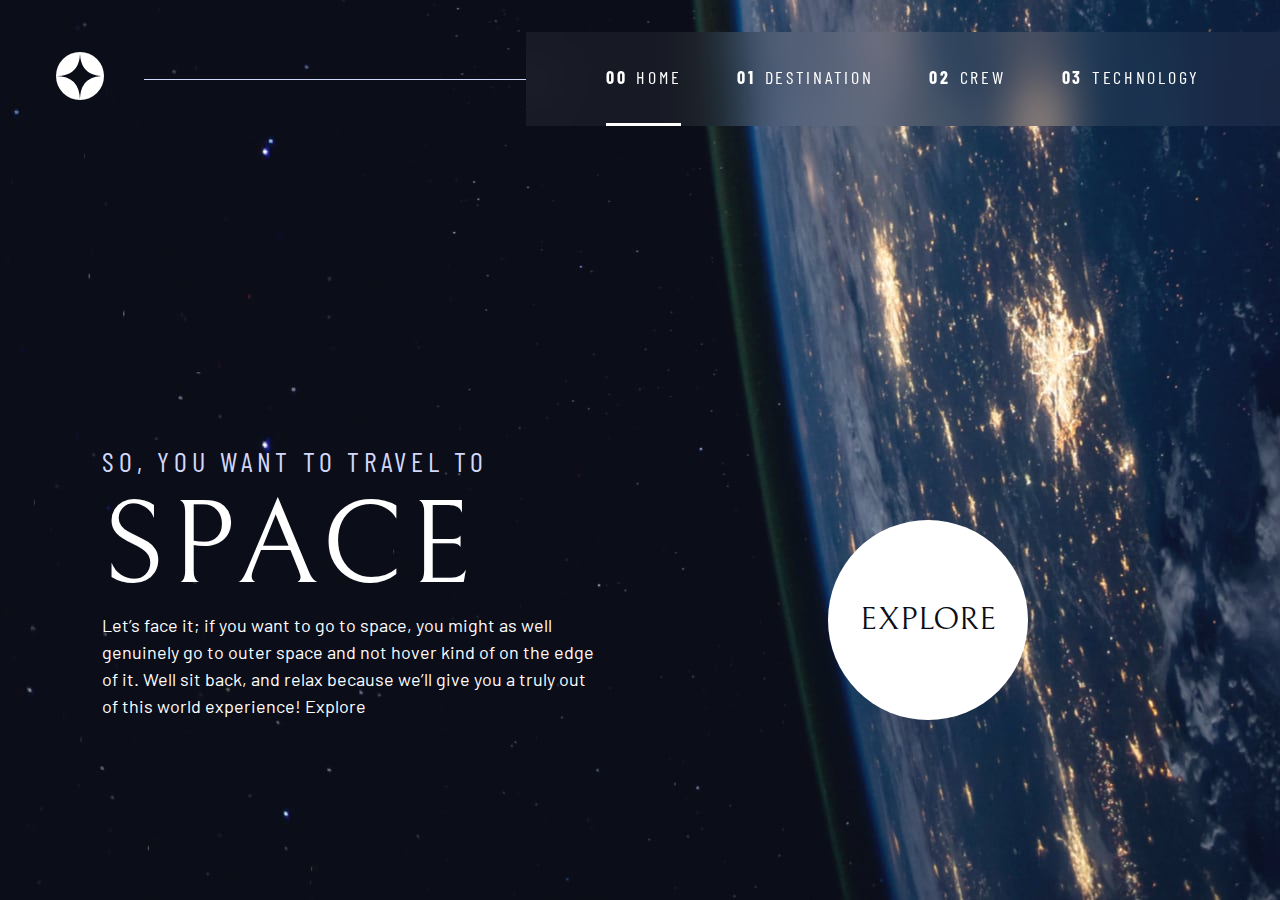
<file: index.html>
<!DOCTYPE html>
<html lang="en">
  <head>
    <meta charset="UTF-8" />
    <meta name="viewport" content="width=device-width, initial-scale=1.0" />

    <link
      rel="icon"
      type="image/png"
      sizes="32x32"
      href="./assets/favicon-32x32.png"
    />
    <!-- Google fonts -->
    <link rel="preconnect" href="https://fonts.googleapis.com" />
    <link rel="preconnect" href="https://fonts.gstatic.com" crossorigin />
    <link
      href="https://fonts.googleapis.com/css2?family=Barlow+Condensed:wght@400;700&family=Bellefair&family=Barlow:wght@400;700&display=swap"
      rel="stylesheet"
    />

    <!-- Custom Css -->
    <link rel="stylesheet" href="index.css" />
    <title>Frontend Mentor | Space tourism website</title>
    <script src="navigation.js" defer></script>
  </head>
  <body class="home">
    <a class="skip-to-content" href="#main">Skip to content</a>
    <header class="primary-header flex">
      <div>
        <img
          src="./assets/shared/logo.svg"
          alt="space tourism logo"
          class="logo"
        />
      </div>
      <button class="mobile-nav-toggle" aria-controls="primary-navigation">
        <span class="sr-only" aria-expanded="false">Menu</span>
      </button>
      <nav>
        <ul
          id="primary-navigation"
          data-visible="false"
          class="primary-navigation underline-indicators flex"
        >
          <li class="active">
            <a
              class="ff-sans-cond uppercase text-white letter-spacing-2"
              href="index.html"
              ><span aria-hidden="true">00</span>Home</a
            >
          </li>
          <li>
            <a
              class="ff-sans-cond uppercase text-white letter-spacing-2"
              href="destination.html"
              ><span aria-hidden="true">01</span>Destination</a
            >
          </li>
          <li>
            <a
              class="ff-sans-cond uppercase text-white letter-spacing-2"
              href="crew.html"
              ><span aria-hidden="true">02</span>Crew</a
            >
          </li>
          <li>
            <a
              class="ff-sans-cond uppercase text-white letter-spacing-2"
              href="technology.html"
              ><span aria-hidden="true">03</span>Technology</a
            >
          </li>
        </ul>
      </nav>
      <!-- my ::after is here -->
    </header>
    <main id="main" class="grid-container grid-container--home">
      <div>
        <h1 class="text-accent uppercase fs-500 ff-sans-cond letter-spacing-1">
          So, you want to travel to
          <span class="d-block fs-900 ff-serif text-white">Space</span>
        </h1>
        <p>
          Let’s face it; if you want to go to space, you might as well genuinely
          go to outer space and not hover kind of on the edge of it. Well sit
          back, and relax because we’ll give you a truly out of this world
          experience! Explore
        </p>
      </div>
      <div>
        <a href="destination.html" class="large-button text-dark uppercase ff-serif bg-white"
          >Explore</a
        >
      </div>
    </main>
  </body>
</html>
</file>
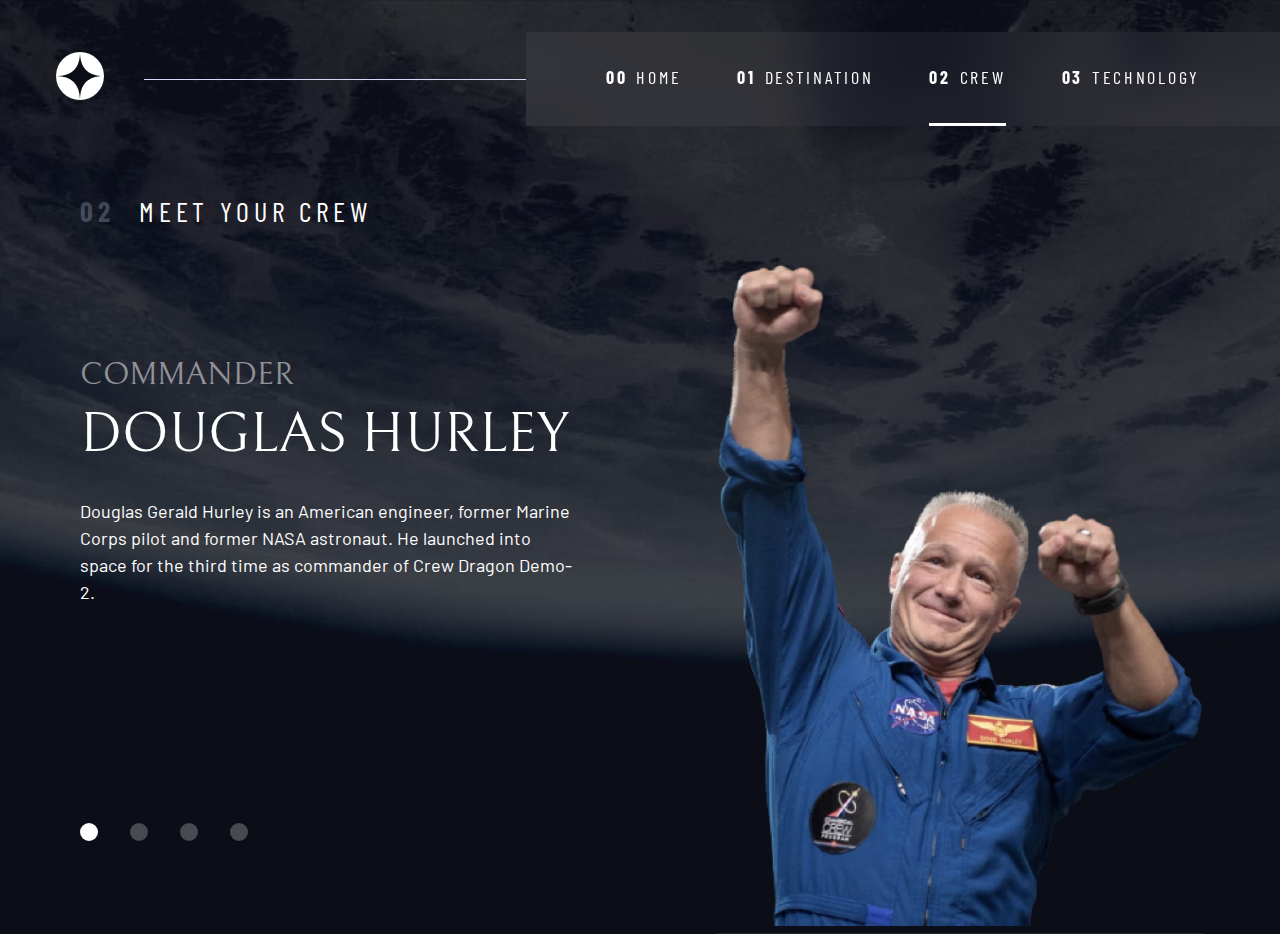
<file: crew.html>
<!DOCTYPE html>
<html lang="en">
  <head>
    <meta charset="UTF-8" />
    <meta name="viewport" content="width=device-width, initial-scale=1.0" />

    <link
      rel="icon"
      type="image/png"
      sizes="32x32"
      href="./assets/favicon-32x32.png"
    />
    <!-- Google fonts -->
    <link rel="preconnect" href="https://fonts.googleapis.com" />
    <link rel="preconnect" href="https://fonts.gstatic.com" crossorigin />
    <link
      href="https://fonts.googleapis.com/css2?family=Barlow+Condensed:wght@400;700&family=Bellefair&family=Barlow:wght@400;700&display=swap"
      rel="stylesheet"
    />

    <!-- Custom Css -->
    <link rel="stylesheet" href="index.css" />
    <title>Frontend Mentor | Space tourism website</title>
    <script src="navigation.js" defer></script>
    <script src="tabs.js" defer></script>
  </head>
  <body class="crew">
    <a class="skip-to-content" href="#main">Skip to content</a>
    <header class="primary-header flex">
      <div>
        <img
          src="./assets/shared/logo.svg"
          alt="space tourism logo"
          class="logo"
        />
      </div>
      <button class="mobile-nav-toggle" aria-controls="primary-navigation">
        <span class="sr-only" aria-expanded="false">Menu</span>
      </button>
      <nav>
        <ul
          id="primary-navigation"
          data-visible="false"
          class="primary-navigation underline-indicators flex"
        >
          <li>
            <a
              class="ff-sans-cond uppercase text-white letter-spacing-2"
              href="index.html"
              ><span aria-hidden="true">00</span>Home</a
            >
          </li>
          <li>
            <a
              class="ff-sans-cond uppercase text-white letter-spacing-2"
              href="destination.html"
              ><span aria-hidden="true">01</span>Destination</a
            >
          </li>
          <li class="active">
            <a
              class="ff-sans-cond uppercase text-white letter-spacing-2"
              href="crew.html"
              ><span aria-hidden="true">02</span>Crew</a
            >
          </li>
          <li>
            <a
              class="ff-sans-cond uppercase text-white letter-spacing-2"
              href="technology.html"
              ><span aria-hidden="true">03</span>Technology</a
            >
          </li>
        </ul>
      </nav>
      <!-- my ::after is here -->
    </header>

    <main id="main" class="grid-container grid-container--crew flow">
      <h1 class="numbered-title">
        <span aria-hidden="true">02</span> Meet your crew
      </h1>

      <div
        class="dot-indicators flex"
        role="tablist"
        aria-label="crew member list"
      >
        <button
          aria-selected="true"
          aria-controls="commander-tab"
          data-image="commander-image"
          role="tab"
          tabindex="0"
        >
          <span class="sr-only">The commander</span>
        </button>
        <button
          aria-selected="false"
          aria-controls="mission-tab"
          data-image="mission-image"
          role="tab"
          tabindex="-1"
        >
          <span class="sr-only">The mission specialist</span>
        </button>
        <button
          aria-selected="false"
          aria-controls="pilot-tab"
          data-image="pilot-image"
          role="tab"
          tabindex="-1"
        >
          <span class="sr-only">The pilot</span>
        </button>
        <button
          aria-selected="false"
          aria-controls="crew-tab"
          data-image="crew-image"
          role="tab"
          tabindex="-1"
        >
          <span class="sr-only">The crew engineer</span>
        </button>
      </div>

      <!-- commander -->
      <article
        class="crew-details flow"
        id="commander-tab"
        role="tabpanel"
        tabindex="0"
      >
        <header class="flow flow--space-small">
          <h2 class="fs-600 ff-serif uppercase">Commander</h2>
          <p class="fs-700 uppercase ff-serif">Douglas Hurley</p>
        </header>
        <p>
          Douglas Gerald Hurley is an American engineer, former Marine Corps
          pilot and former NASA astronaut. He launched into space for the third
          time as commander of Crew Dragon Demo-2.
        </p>
      </article>

      <!-- mission specialist -->
      <article
        hidden
        class="crew-details flow"
        id="mission-tab"
        role="tabpanel"
        tabindex="0"
      >
        <header class="flow flow--space-small">
          <h2 class="fs-600 ff-serif uppercase">Mission Specialist</h2>
          <p class="fs-700 uppercase ff-serif">Mark SHuttleworth</p>
        </header>
        <p>
          Mark Richard Shuttleworth is the founder and CEO of Canonical, the
          company behind the Linux-based Ubuntu operating system. Shuttleworth
          became the first South African to travel to space as a space tourist.
        </p>
      </article>

      <!-- pilot -->
      <article
        hidden
        class="crew-details flow"
        id="pilot-tab"
        role="tabpanel"
        tabindex="0"
      >
        <header class="flow flow--space-small">
          <h2 class="fs-600 ff-serif uppercase">Pilot</h2>
          <p class="fs-700 uppercase ff-serif">Victor Glover</p>
        </header>
        <p>
          Pilot on the first operational flight of the SpaceX Crew Dragon to the
          International Space Station. Glover is a commander in the U.S. Navy
          where he pilots an F/A-18.He was a crew member of Expedition 64, and
          served as a station systems flight engineer.
        </p>
      </article>

      <!-- engineer -->
      <article
        hidden
        class="crew-details flow"
        id="crew-tab"
        role="tabpanel"
        tabindex="0"
      >
        <header class="flow flow--space-small">
          <h2 class="fs-600 ff-serif uppercase">Flight Engineer</h2>
          <p class="fs-700 uppercase ff-serif">Anousheh Ansari</p>
        </header>
        <p>
          Anousheh Ansari is an Iranian American engineer and co-founder of
          Prodea Systems. Ansari was the fourth self-funded space tourist, the
          first self-funded woman to fly to the ISS, and the first Iranian in
          space.
        </p>
      </article>

      <picture id="commander-image">
        <source
          srcset="assets/crew/image-douglas-hurley.webp"
          type="image/webp"
        />
        <img src="assets/crew/image-douglas-hurley.png" alt="Douglas Hurley" />
      </picture>

      <picture hidden id="mission-image">
        <source
          srcset="assets/crew/image-mark-shuttleworth.webp"
          type="image/webp"
        />
        <img
          src="assets/crew/image-mark-shuttleworth.png"
          alt="Mark Shuttleworth"
        />
      </picture>

      <picture hidden id="pilot-image">
        <source
          srcset="assets/crew/image-victor-glover.webp"
          type="image/webp"
        />
        <img src="assets/crew/image-victor-glover.png" alt="Victor Glover" />
      </picture>

      <picture hidden id="crew-image">
        <source
          srcset="assets/crew/image-anousheh-ansari.webp"
          type="image/webp"
        />
        <img
          src="assets/crew/image-anousheh-ansari.png"
          alt="Anousheh Ansari"
        />
      </picture>
    </main>
  </body>
</html>
</file>
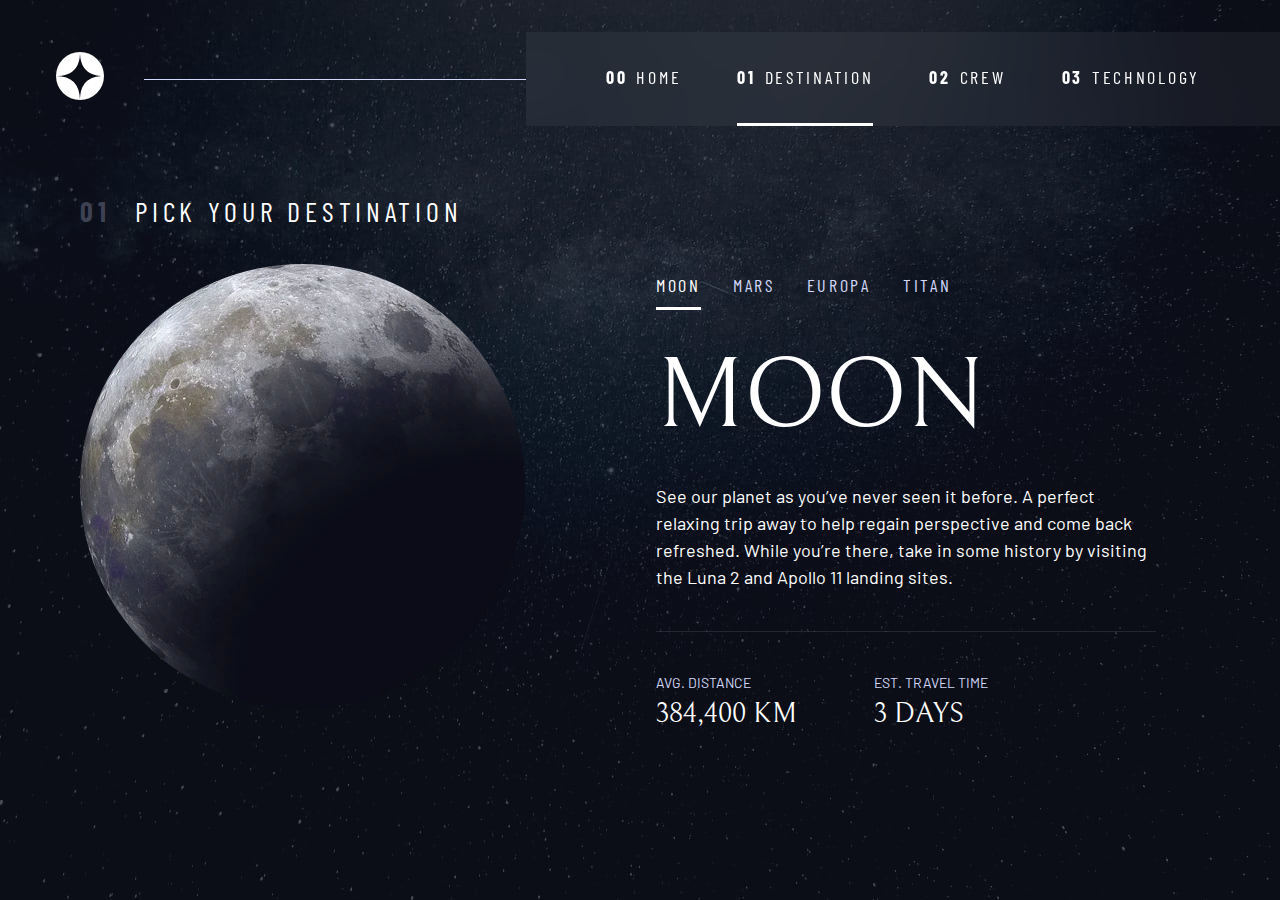
<file: destination.html>
<!DOCTYPE html>
<html lang="en">
  <head>
    <meta charset="UTF-8" />
    <meta name="viewport" content="width=device-width, initial-scale=1.0" />

    <link
      rel="icon"
      type="image/png"
      sizes="32x32"
      href="./assets/favicon-32x32.png"
    />
    <!-- Google fonts -->
    <link rel="preconnect" href="https://fonts.googleapis.com" />
    <link rel="preconnect" href="https://fonts.gstatic.com" crossorigin />
    <link
      href="https://fonts.googleapis.com/css2?family=Barlow+Condensed:wght@400;700&family=Bellefair&family=Barlow:wght@400;700&display=swap"
      rel="stylesheet"
    />

    <!-- Custom Css -->
    <link rel="stylesheet" href="index.css" />
    <title>Frontend Mentor | Space tourism website</title>
    <script src="navigation.js" defer></script>
    <script src="tabs.js" defer></script>
  </head>
  <body class="destination">
    <a class="skip-to-content" href="#main">Skip to content</a>
    <header class="primary-header flex">
      <div>
        <img
          src="./assets/shared/logo.svg"
          alt="space tourism logo"
          class="logo"
        />
      </div>
      <button class="mobile-nav-toggle" aria-controls="primary-navigation">
        <span class="sr-only" aria-expanded="false">Menu</span>
      </button>
      <nav>
        <ul
          id="primary-navigation"
          data-visible="false"
          class="primary-navigation underline-indicators flex"
        >
          <li>
            <a
              class="ff-sans-cond uppercase text-white letter-spacing-2"
              href="index.html"
              ><span aria-hidden="true">00</span>Home</a
            >
          </li>
          <li class="active">
            <a
              class="ff-sans-cond uppercase text-white letter-spacing-2"
              href="destination.html"
              ><span aria-hidden="true">01</span>Destination</a
            >
          </li>
          <li>
            <a
              class="ff-sans-cond uppercase text-white letter-spacing-2"
              href="crew.html"
              ><span aria-hidden="true">02</span>Crew</a
            >
          </li>
          <li>
            <a
              class="ff-sans-cond uppercase text-white letter-spacing-2"
              href="technology.html"
              ><span aria-hidden="true">03</span>Technology</a
            >
          </li>
        </ul>
      </nav>
      <!-- my ::after is here -->
    </header>

    <main id="main" class="grid-container grid-container--destination flow">
      <h1 class="numbered-title">
        <span aria-hidden="true">01</span> Pick your destination
      </h1>

      <picture role="img" id="moon-image">
        <source
          srcset="./assets/destination/image-moon.webp"
          type="image/webp"
        />
        <img src="./assets/destination/image-moon.png" alt="the Moon" />
      </picture>

      <picture hidden role="img" id="mars-image">
        <source
          srcset="./assets/destination/image-mars.webp"
          type="image/webp"
        />
        <img src="./assets/destination/image-mars.png" alt="the planet Mars" />
      </picture>

      <picture hidden role="img" id="europa-image">
        <source
          srcset="./assets/destination/image-europa.webp"
          type="image/webp"
        />
        <img
          src="./assets/destination/image-europa.png"
          alt="the moon Europa"
        />
      </picture>

      <picture hidden role="img" id="titan-image">
        <source
          srcset="./assets/destination/image-titan.webp"
          type="image/webp"
        />
        <img src="./assets/destination/image-titan.png" alt="the moon Titan" />
      </picture>

      <div class="tab-list underline-indicators flex" role="tablist">
        <button
          aria-selected="true"
          role="tab"
          aria-controls="moon-tab"
          class="uppercase ff-sans-cond text-accent bg-dark letter-spacing-2"
          tabindex="0"
          data-image="moon-image"
        >
          Moon
        </button>
        <button
          aria-selected="false"
          role="tab"
          aria-controls="mars-tab"
          class="uppercase ff-sans-cond text-accent letter-spacing-2"
          tabindex="-1"
          data-image="mars-image"
        >
          Mars
        </button>
        <button
          aria-selected="false"
          role="tab"
          aria-controls="europa-tab"
          class="uppercase ff-sans-cond text-accent letter-spacing-2"
          tabindex="-1"
          data-image="europa-image"
        >
          Europa
        </button>
        <button
          aria-selected="false"
          role="tab"
          aria-controls="titan-tab"
          class="uppercase ff-sans-cond text-accent letter-spacing-2"
          tabindex="-1"
          data-image="titan-image"
        >
          Titan
        </button>
      </div>

      <!-- Moon -->
      <article
        class="destination-info flow"
        id="moon-tab"
        tabindex="0"
        role="tabpanel"
      >
        <h2 class="fs-800 ff-serif uppercase">Moon</h2>

        <p>
          See our planet as you’ve never seen it before. A perfect relaxing trip
          away to help regain perspective and come back refreshed. While you’re
          there, take in some history by visiting the Luna 2 and Apollo 11
          landing sites.
        </p>

        <div class="destination-meta flex">
          <div>
            <h3 class="text-accent fs-200 uppercase">Avg. distance</h3>
            <p class="uppercase ff-serif">384,400 km</p>
          </div>

          <div>
            <h3 class="text-accent fs-200 uppercase">Est. travel time</h3>
            <p class="uppercase ff-serif">3 days</p>
          </div>
        </div>
      </article>

      <!-- Mars -->
      <article
        hidden
        class="destination-info flow"
        id="mars-tab"
        tabindex="0"
        role="tabpanel"
      >
        <h2 class="fs-800 ff-serif uppercase">Mars</h2>

        <p>
          Don’t forget to pack your hiking boots. You’ll need them to tackle
          Olympus Mons, the tallest planetary mountain in our solar system. It’s
          two and a half times the size of Everest!
        </p>

        <div class="destination-meta flex">
          <div>
            <h3 class="text-accent fs-200 uppercase">Avg. distance</h3>
            <p class="uppercase ff-serif">225 mil. km</p>
          </div>

          <div>
            <h3 class="text-accent fs-200 uppercase">Est. travel time</h3>
            <p class="uppercase ff-serif">9 months</p>
          </div>
        </div>
      </article>

      <!-- Europa -->
      <article
        hidden
        class="destination-info flow"
        id="europa-tab"
        tabindex="0"
        role="tabpanel"
      >
        <h2 class="fs-800 ff-serif uppercase">Europa</h2>

        <p>
          The smallest of the four Galilean moons orbiting Jupiter, Europa is a
          winter lover’s dream. With an icy surface, it’s perfect for a bit of
          ice skating, curling, hockey, or simple relaxation in your snug
          wintery cabin.
        </p>

        <div class="destination-meta flex">
          <div>
            <h3 class="text-accent fs-200 uppercase">Avg. distance</h3>
            <p class="uppercase ff-serif">628 mil. km</p>
          </div>

          <div>
            <h3 class="text-accent fs-200 uppercase">Est. travel time</h3>
            <p class="uppercase ff-serif">3 years</p>
          </div>
        </div>
      </article>

      <!-- Titan -->
      <article
        hidden
        class="destination-info flow"
        id="titan-tab"
        tabindex="0"
        role="tabpanel"
      >
        <h2 class="fs-800 ff-serif uppercase">Titan</h2>

        <p>
          The only moon known to have a dense atmosphere other than Earth, Titan
          is a home away from home (just a few hundred degrees colder!). As a
          bonus, you get striking views of the Rings of Saturn.
        </p>

        <div class="destination-meta flex">
          <div>
            <h3 class="text-accent fs-200 uppercase">Avg. distance</h3>
            <p class="uppercase ff-serif">1.6 bil. km</p>
          </div>

          <div>
            <h3 class="text-accent fs-200 uppercase">Est. travel time</h3>
            <p class="uppercase ff-serif">1.6 bil. km</p>
          </div>
        </div>
      </article>
    </main>
  </body>
</html>
</file>
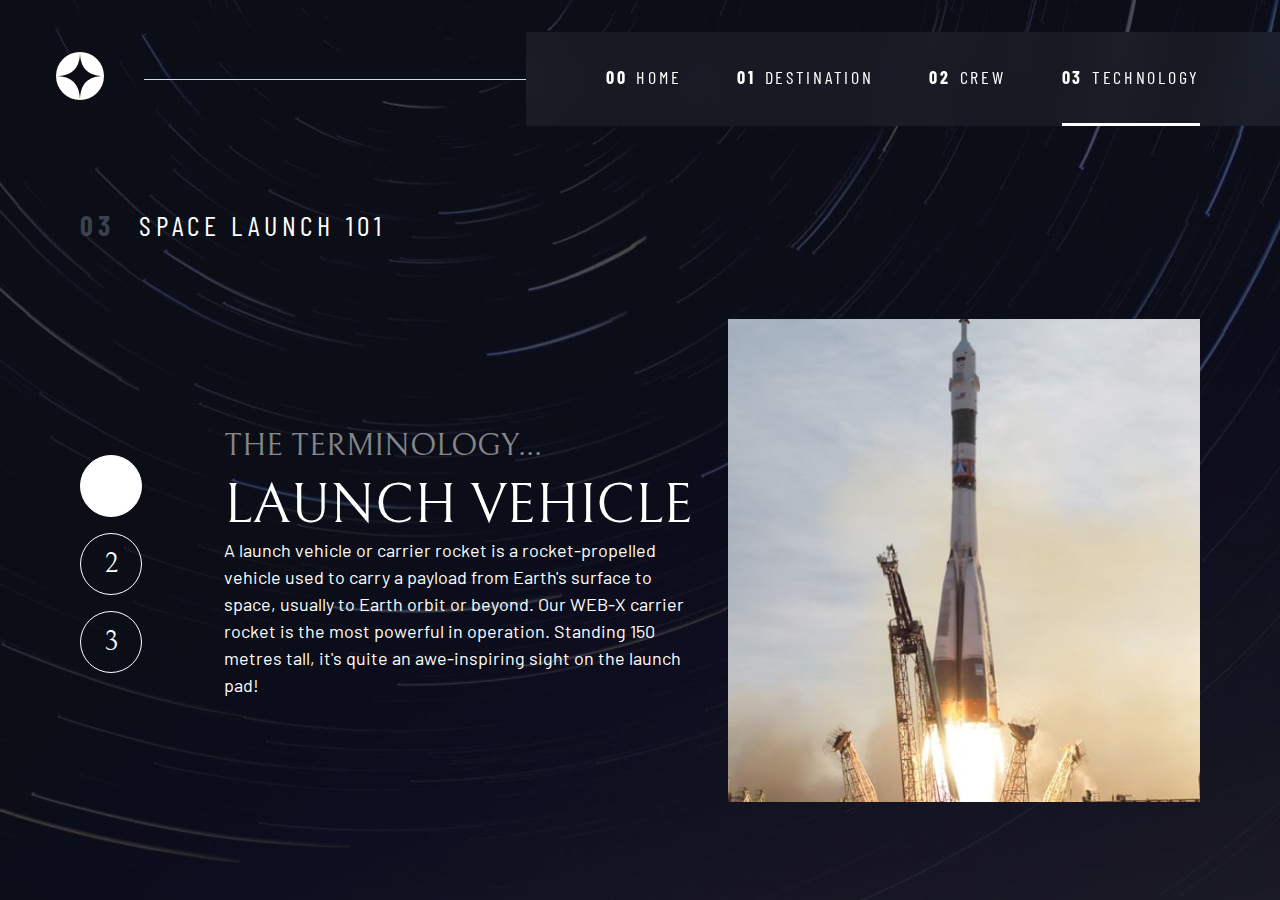
<file: technology.html>
<!DOCTYPE html>
<html lang="en">
  <head>
    <meta charset="UTF-8" />
    <meta name="viewport" content="width=device-width, initial-scale=1.0" />

    <link
      rel="icon"
      type="image/png"
      sizes="32x32"
      href="./assets/favicon-32x32.png"
    />
    <!-- Google fonts -->
    <link rel="preconnect" href="https://fonts.googleapis.com" />
    <link rel="preconnect" href="https://fonts.gstatic.com" crossorigin />
    <link
      href="https://fonts.googleapis.com/css2?family=Barlow+Condensed:wght@400;700&family=Bellefair&family=Barlow:wght@400;700&display=swap"
      rel="stylesheet"
    />

    <!-- Custom Css -->
    <link rel="stylesheet" href="index.css" />
    <title>Frontend Mentor | Space tourism website</title>
    <script src="navigation.js" defer></script>
    <script src="numbered-tab.js" defer></script>
  </head>
  <body class="technology">
    <a class="skip-to-content" href="#main">Skip to content</a>
    <header class="primary-header flex">
      <div>
        <img
          src="./assets/shared/logo.svg"
          alt="space tourism logo"
          class="logo"
        />
      </div>
      <button class="mobile-nav-toggle" aria-controls="primary-navigation">
        <span class="sr-only" aria-expanded="false">Menu</span>
      </button>
      <nav>
        <ul
          id="primary-navigation"
          data-visible="false"
          class="primary-navigation underline-indicators flex"
        >
          <li>
            <a
              class="ff-sans-cond uppercase text-white letter-spacing-2"
              href="index.html"
              ><span aria-hidden="true">00</span>Home</a
            >
          </li>
          <li>
            <a
              class="ff-sans-cond uppercase text-white letter-spacing-2"
              href="destination.html"
              ><span aria-hidden="true">01</span>Destination</a
            >
          </li>
          <li>
            <a
              class="ff-sans-cond uppercase text-white letter-spacing-2"
              href="crew.html"
              ><span aria-hidden="true">02</span>Crew</a
            >
          </li>
          <li class="active">
            <a
              class="ff-sans-cond uppercase text-white letter-spacing-2"
              href="technology.html"
              ><span aria-hidden="true">03</span>Technology</a
            >
          </li>
        </ul>
      </nav>
      <!-- my ::after is here -->
    </header>
    <main id="main" class="grid-container grid-container--technology flow">
      <h1 class="numbered-title">
        <span aria-hidden="true">03</span> Space launch 101
      </h1>

      <div
        class="number-indicators grid grid-items"
        role="tablist"
        aria-label="technology-page-list"
      >
        <button
          class="t-button current-t-button"
          aria-controls="launch-tab"
          data-image="launch-image"
          data-image-lg="launch-image-lg"
          aria-selected="true"
          tabindex="0"
          role="tab"
        >
        <span class="text-white fs-500 ff-serif">1</span>
      </button>
        <button
        class="t-button"
          aria-selected="false"
          tabindex="-1"
          aria-controls="port-tab"
          role="tab"
          data-image="port-image"
          data-image-lg="port-image-lg"
        >
          <span class="text-white fs-500 ff-serif">2</span>
        </button>
        <button
        class="t-button"
          aria-selected="false"
          tabindex="-1"
          aria-controls="capsule-tab"
          role="tab"
          data-image="capsule-image"
          data-image-lg="capsule-image-lg"
        >
          <span class="text-white fs-500 ff-serif">3</span>
        </button>
      </div>

      <article
        class="technology-details"
        id="launch-tab"
        role="tabpanel"
        tabindex="0"
      >
        <header class="flow flow--space-small">
          <h2 class="fs-600 ff-serif uppercase">The terminology...</h2>
          <p class="fs-700 uppercase ff-serif">Launch vehicle</p>
        </header>

        <p>
          A launch vehicle or carrier rocket is a rocket-propelled vehicle used
          to carry a payload from Earth's surface to space, usually to Earth
          orbit or beyond. Our WEB-X carrier rocket is the most powerful in
          operation. Standing 150 metres tall, it's quite an awe-inspiring sight
          on the launch pad!
        </p>
      </article>

      <article
        hidden
        class="technology-details"
        id="port-tab"
        role="tabpanel"
        tabindex="0"
      >
        <header class="flow flow--space-small">
          <h2 class="fs-600 ff-serif uppercase">The terminology...</h2>
          <p class="fs-700 uppercase ff-serif">Spaceport</p>
        </header>

        <p>
          A spaceport or cosmodrome is a site for launching (or receiving)
          spacecraft, by analogy to the seaport for ships or airport for
          aircraft. Based in the famous Cape Canaveral, our spaceport is ideally
          situated to take advantage of the Earth’s rotation for launch.
        </p>
      </article>

      <article
        hidden
        class="technology-details"
        id="capsule-tab"
        role="tabpanel"
        tabindex="0"
      >
        <header class="flow flow--space-small">
          <h2 class="fs-600 ff-serif uppercase">The terminology...</h2>
          <p class="fs-700 uppercase ff-serif">Space capsule</p>
        </header>

        <p>
          A space capsule is an often-crewed spacecraft that uses a blunt-body
          reentry capsule to reenter the Earth's atmosphere without wings. Our
          capsule is where you'll spend your time during the flight. It includes
          a space gym, cinema, and plenty of other activities to keep you
          entertained.
        </p>
      </article>

      <picture id="launch-image">
        <source
          srcset="./assets/technology/image-launch-vehicle-landscape.jpg"
          type="image/jpg"
        />
        <img
          src="./assets/technology/image-launch-vehicle-landscape.jpg"
          alt="launch image"
        />
      </picture>

      <picture hidden id="launch-image-lg">
        <source
          srcset="./assets/technology/image-launch-vehicle-portrait.jpg"
          type="image/jpg"
        />
        <img
          src="./assets/technology/image-launch-vehicle-portrait.jpg"
          alt="launch image"
        />
      </picture>

      <picture hidden class="technology-landscape" id="port-image">
        <source
          src="./assets/technology/image-spaceport-landscape.jpg"
          type="image/jpg"
        />
        <img
          src="./assets/technology/image-spaceport-landscape.jpg"
          alt="spaceport image"
        />
      </picture>

      <picture hidden id="port-image-lg">
        <source
          srcset="./assets/technology/image-spaceport-portrait.jpg"
          type="image/jpg"
        />
        <img
          src="./assets/technology/image-spaceport-portrait.jpg"
          alt="spaceport image"
        />
      </picture>

      <picture hidden class="technology-landscape" id="capsule-image">
        <source
          srcset="./assets/technology/image-space-capsule-landscape.jpg"
        />
        <img
          src="./assets/technology/image-space-capsule-landscape.jpg"
          alt="space capsule image"
        />
      </picture>

      <picture hidden id="capsule-image-lg">
        <source srcset="./assets/technology/image-space-capsule-portrait.jpg" />
        <img
          src="./assets/technology/image-space-capsule-portrait.jpg"
          alt="space capsule image"
        />
      </picture>
    </main>
  </body>
</html>
</file>
<file: index.css>
/* ------------------- */
/* Custom properties  */
/* ----------------- */

/* --clr-light: 231 77 90%; */
:root {
  /* colors */
  --clr-dark: 230 35% 7%;
  --clr-light: 231 77% 90%;
  --clr-white: 0 0% 100%;

  /* font-sizes */
  --fs-900: clamp(5rem, 8vw + 1rem, 9.375rem);
  --fs-800: 3.5rem;
  --fs-700: 1.5rem;
  --fs-600: 1rem;
  --fs-500: 1rem;
  --fs-400: 0.9375rem;
  --fs-300: 1rem;
  --fs-200: 0.875rem;

  /* font-families */
  --ff-serif: "Bellefair", serif;
  --ff-sans-cond: "Barlow Condensed", sans-serif;
  --ff-sans-normal: "Barlow", sans-serif;
}

@media (min-width: 35em) {
  :root {
    --fs-800: 5rem;
    --fs-700: 2.5rem;
    --fs-600: 1.5rem;
    --fs-500: 1.25rem;
    --fs-400: 1rem;
  }
}

@media (min-width: 45em) {
  :root {
    --fs-800: 6.2rem;
    --fs-700: 3.5rem;
    --fs-600: 2rem;
    --fs-500: 1.75rem;
    --fs-400: 1.125rem;
  }
}

/* ---------------- */
/* Reset           */
/* -------------- */

/* https://piccalil.li/blog/a-modern-css-reset/ */

/* Box sizing */
/* html {
  makes it easier to work with rem's
  font-size: 10px;
} */
*,
*::before,
*::after {
  box-sizing: border-box;
}

/* Reset margins */
body,
h1,
h2,
h3,
h4,
h5,
p,
figure,
picture {
  margin: 0;
}

h1,
h2,
h3,
h4,
h5,
h6,
p {
  font-weight: 400;
}

/* set up the body */
body {
  font-family: var(--ff-sans-normal);
  font-size: var(--fs-400);
  color: hsl(var(--clr-white));
  background-color: hsl(var(--clr-dark));
  line-height: 1.5;
  min-height: 100vh;

  display: grid;
  grid-template-rows: min-content 1fr;
  overflow-x: hidden;
}

/* make images easier to work wth */

img,
picture {
  max-width: 100%;
  /* display: block; */
}

/* make form elements easier to work with */
input,
button,
textarea,
select {
  font: inherit;
}

/* remove animations for people who've turned them off */

@media (prefers-reduced-motion: reduce) {
  *,
  *::before,
  *::after {
    animation-duration: 0.01ms !important;
    animation-iteration-count: 1 !important;
    transition-duration: 00.01ms !important;
    scroll-behavior: auto !important;
  }
}

/* ---------------- */
/* Utility classes */
/* -------------- */

/* general */

.flex {
  display: flex;
  gap: var(--gap, 2rem);
}

.flex-items {
  flex-grow: 1;
  /* width: 300px; */
}

.grid {
  display: grid;
  gap: var(--gap, 1rem);
}

.grid-items {
  width: max-content;
}

.d-block {
  display: block;
}

/* lobotomized owl -- selects all elements of the parent it is applied to, except */
/* the first child of said parent -- you could also use the last child selector in*/
/* which case you would ensure that margin-bottom is used instead  */
.flow > *:where(:not(:first-child)) {
  margin-top: var(--flow-space, 1rem);
}

.flow--space-small {
  --flow-space: 0.75rem;
}

.container {
  padding-inline: 2em;
  max-width: 80rem;
  margin-inline: auto;
}

.sr-only {
  position: absolute;
  width: 1px;
  height: 1px;
  padding: 0;
  margin: -1px;
  overflow: hidden;
  clip: rect(0, 0, 0, 0);
  white-space: nowrap;
  border: 0;
}

.skip-to-content {
  position: absolute;
  z-index: 9999;
  background: hsl(var(--clr-white));
  color: hsl(var(--clr-dark));
  padding: 0.5em 1em;
  margin-inline: auto;
  transform: translateY(-100%);
  transition: transform 300ms ease-in;
}

.skip-to-content:focus {
  transform: translateY(0);
}

.bor-rad {
  border-radius: 10px;
}

/* colors */

.bg-dark {
  background-color: hsl(var(--clr-dark));
}
.bg-accent {
  background-color: hsl(var(--clr-light));
}
.bg-white {
  background-color: hsl(var(--clr-white));
}

.text-dark {
  color: hsl(var(--clr-dark));
}
.text-accent {
  color: hsl(var(--clr-light));
}
.text-white {
  color: hsl(var(--clr-white));
}

.example-component {
  background-color: hsl(var(--clr-light) / 0.2);
}

/* typography */

.ff-serif {
  font-family: var(--ff-serif);
}
.ff-sans-cond {
  font-family: var(--ff-sans-cond);
}
.ff-sans-normal {
  font-family: var(--ff-sans-normal);
}

.letter-spacing-1 {
  letter-spacing: 4.75px;
}
.letter-spacing-2 {
  letter-spacing: 2.7px;
}
.letter-spacing-3 {
  letter-spacing: 2.35px;
}

.uppercase {
  text-transform: uppercase;
}

.fs-900 {
  font-size: var(--fs-900);
}
.fs-800 {
  font-size: var(--fs-800);
}
.fs-700 {
  font-size: var(--fs-700);
}
.fs-600 {
  font-size: var(--fs-600);
}
.fs-500 {
  font-size: var(--fs-500);
}
.fs-400 {
  font-size: var(--fs-400);
}
.fs-300 {
  font-size: var(--fs-300);
}
.fs-200 {
  font-size: var(--fs-200);
}

.fs-900,
.fs-800,
.fs-700,
.fs-600 {
  line-height: 1.1;
}

.numbered-title {
  font-size: var(--fs-500);
  font-family: var(--ff-sans-cond);
  text-transform: uppercase;
  letter-spacing: 4.72px;
  /* background-color: black; */
  /* padding: 20px; */
  /* max-width: max-content; */
  /* margin-bottom: 20px; */
}

.numbered-title span {
  margin-right: 0.5em;
  font-weight: 700;
  /* opacity: 25%; */
  color: hsl(var(--clr-light) / 0.25);
}


/* ------------ */
/* Components  */
/* ---------- */

.large-button {
  font-size: 2rem;
  position: relative;
  z-index: 1;
  padding: 1rem 1em;
  border-radius: 50%;
  display: inline-grid;
  place-items: center;
  /* aspect-ratio is always the width over the height -- could be 1/1 which is also 1 */
  /* or something else like 2/1 -- which means the width is twice as much as the height */
  aspect-ratio: 1;
  text-decoration: none;
}

.large-button::after {
  content: "";
  position: absolute;
  z-index: -1;
  width: 100%;
  height: 100%;
  background: hsl(var(--clr-light) / 0.15);
  /* border-radius could either be 50% or inherit -- both mean the same thing in this context*/
  border-radius: inherit;
  opacity: 0;
  transition: opacity 500ms linear, transform 750ms ease-in;
  /* animation-name: pulse;
animation-duration: 1.5s;
animation-iteration-count: 1s;
animation-timing-function: ease-out;
animation-fill-mode: forwards;
}
@keyframes pulse {
  0% {
    opacity: 0;
    transform: scale(1);
  }
  50% {
    opacity: 0.8;
    transform: scale(1.7);
  }
  100% {
    opacity: 0;
    transform: scale(1);
  } */
}
.large-button:hover::after,
.large-button:focus::after {
  opacity: 1;
  transform: scale(1.5);
}

/* primary header */

.logo {
  margin: 1.5rem clamp(1.5rem, 5vw, 3.5rem);
}

.primary-header {
  justify-content: space-between;
  align-items: center;
}

.primary-navigation {
  gap: clamp(1.5rem, 5vw, 3.5rem);
  --underline-gap: 2rem;
  list-style: none;
  padding: 0;
  margin: 0;
  background: hsl(var(--clr-white) / 0.05);
  backdrop-filter: blur(1.5rem);
}

.primary-navigation a {
  text-decoration: none;
}

.primary-navigation a > span {
  font-weight: 700;
  margin-right: 0.5em;
}

.mobile-nav-toggle {
  display: none;
}

/* @supports (backdrop-filter: blur(1rem)) {
  .primary-navigation {
    background: hsl(var(--clr-dark) / 0.5);
    backdrop-filter: blur(1.5rem);
  }
} */

@media (max-width: 35rem) {
  .primary-navigation {
    --underline-gap: 0.5rem;
    position: fixed;
    z-index: 1000;
    inset: 0 0 0 30%;
    list-style: none;
    padding: min(20rem, 10vh) 2rem;
    margin: 0;
    flex-direction: column;
    transform: translateX(100%);
    transition: transform 500ms ease-in-out;
  }

  .primary-navigation[data-visible="true"] {
    transform: translateX(0);
  }

  .primary-navigation.underline-indicators > .active {
    border: 0;
  }

  .mobile-nav-toggle {
    display: block;
    position: absolute;
    z-index: 2000;
    right: 1rem;
    top: 2rem;
    background: transparent;
    border: 0;
    background-image: url(./assets/shared/icon-hamburger.svg);
    background-repeat: no-repeat;
    width: 1.5rem;
    aspect-ratio: 1;
  }

  .mobile-nav-toggle[aria-expanded="true"] {
    background-image: url(./assets/shared/icon-close.svg);
  }

  .mobile-nav-toggle:focus-visible {
    outline: 5px solid white;
    outline-offset: 5px;
  }
}

@media (min-width: 35em) {
  .primary-navigation {
    padding-inline: clamp(3rem, 7vw, 5rem);
  }
}

@media (min-width: 35em) and (max-width: 44.999em) {
  .primary-navigation a > span {
    display: none;
  }
}

@media (min-width: 45em) {
  .primary-header::after {
    content: "";
    display: block;
    position: relative;
    height: 1px;
    width: 100%;
    margin-right: -4rem;
    background: hsl(var(--clr-light));
    order: 1;
  }

  nav {
    order: 2;
  }

  .primary-navigation {
    margin-block: 2rem;
  }
}

.underline-indicators > * {
  cursor: pointer;
  padding: var(--underline-gap, 0.5rem) 0;
  border: 0;
  border-bottom: 0.2rem solid hsl(var(--clr-white) / 0);
  background-color: transparent;
}

.underline-indicators > *:hover,
.underline-indicators > *:focus {
  border-bottom: 0.2rem solid hsl(var(--clr-white) / 0.5);
}

.underline-indicators > .active,
.underline-indicators > [aria-selected="true"] {
  color: 0.2rem solid hsl(var(--clr-white) / 1);
  border-bottom: 0.2rem solid hsl(var(--clr-white) / 1);
}

.flex-position {
  justify-content: flex-end;
}

.tab-list {
  --gap: 2rem;
}

.dot-indicators > * {
  cursor: pointer;
  border: 0;
  border-radius: 50%;
  aspect-ratio: 1;
  padding: 0.5em;
  background-color: hsl(var(--clr-white) / 0.25);
}

.dot-indicators > *:hover,
.dot-indicators > *:focus {
  background-color: hsl(var(--clr-white) / 0.5);
}

.dot-indicators > [aria-selected="true"] {
  background-color: hsl(var(--clr-white) / 1);
}

.number-indicators > * {
  cursor: pointer;
  border: 1px solid white;
  border-radius: 50%;
  aspect-ratio: 1;
  padding: 0.5em;
  background: none;
}

.number-indicators > *:hover,
.number-indicators > *:focus {
  background-color: hsl(var(--clr-white) / 0.5);
}

.number-indicators > [aria-selected="true"] {
  background-color: hsl(var(--clr-white) / 1);
  /* color: hsl(var(--clr-dark)); */
}


[aria-selected="true"]  + span{
  /* background-color: hsl(var(--clr-white) / 1); */
  color: hsl(var(--clr-dark));
}

/* -------------------------- */
/* Page specific backgrounds */
/* ------------------------ */
body {
  background-size: cover;
  background-position: bottom center;
}
/* home */

.home {
  background-image: url(./assets/home/background-home-mobile.jpg);
}

@media (min-width: 35em) {
  .home {
    background-position: center center;
    background-image: url(./assets/home/background-home-tablet.jpg);
  }
}

@media (min-width: 45em) {
  .home {
    background-image: url(./assets/home/background-home-desktop.jpg);
  }
}

/* destination */

.destination {
  background-image: url(./assets/destination/background-destination-mobile.jpg);
}

@media (min-width: 35em) {
  .destination {
    background-position: center center;
    background-image: url(./assets/destination/background-destination-tablet.jpg);
  }
}

@media (min-width: 45em) {
  .destination {
    background-image: url(./assets/destination/background-destination-desktop.jpg);
  }
}

/* crew */

.crew {
  background-image: url(./assets/crew/background-crew-mobile.jpg);
}

@media (min-width: 35em) {
  .crew {
    background-position: center center;
    background-image: url(./assets/crew/background-crew-tablet.jpg);
  }
}

@media (min-width: 45em) {
  .crew {
    background-image: url(./assets/crew/background-crew-desktop.jpg);
  }
}

/* technology */
.technology {
  background-image: url(./assets/technology/background-technology-mobile.jpg);
}

@media (min-width: 35rem) {
  .technology {
    background-position: center center;
    background-image: url(./assets/technology/background-technology-tablet.jpg);
  }
}

@media (min-width: 45rem) {
  .technology {
    background-image: url(./assets/technology/background-technology-desktop.jpg);
  }
}

/* ------- */
/* Layout */
/* ----- */

.grid-container {
  display: grid;
  text-align: center;
  place-items: center;
  padding-inline: 1rem;
  padding-bottom: 4rem;
}

.grid-container p:not([class]) {
  max-width: 50ch;
}

.numbered-title {
  grid-area: title;
}

/* Destination layout */

.grid-container--destination {
  --flow-space: 2rem;
  grid-template-areas:
    "title"
    "image"
    "tabs"
    "content";
}

.grid-container--destination > picture {
  grid-area: image;
  max-width: 60%;
  align-self: start;
}

/* .scrollbar-gutter {
  scrollbar-gutter: auto;
} */

.grid-container--destination > .tab-list {
  grid-area: tabs;
}

.grid-container--destination > .destination-info {
  grid-area: content;
}

.destination-meta {
  flex-direction: column;
  border-top: 1px solid hsl(var(--clr-white) / 0.1);
  padding-top: 2.5rem;
  margin-top: 2.5rem;
}

.destination-meta p {
  font-size: 1.75rem;
}

/* crew layout */

.grid-container--crew {
  --flow-space: 2rem;
  grid-template-areas:
    "title"
    "image"
    "tabs"
    "content";
}

.grid-container--crew > picture {
  grid-area: image;
  max-width: 60%;
  border-bottom: 1px solid hsl(var(--clr-white) / 0.1);
}

.grid-container--crew > .dot-indicators {
  grid-area: tabs;
}

.grid-container--crew > .crew-details {
  grid-area: content;
}

.grid-container--crew h2 {
  opacity: 0.5;
}

/* technology layout */
.grid-container--technology {
  --flow-space: 2rem;
  grid-template-areas:
    "title"
    "image"
    "tabs"
    "content";
}

.grid-container--technology > picture {
  grid-area: image;
}

.technology-portrait {
  display: none;
}

.grid-container--technology > .number-indicators {
  grid-area: tabs;
  grid-template-columns: repeat(3, 3rem);
}

.grid-container--technology > .technology-details {
  grid-area: content;
}

.grid-container--technology h2 {
  opacity: 0.5;
}

@media (min-width: 35em) {
  .numbered-title {
    justify-self: start;
    margin-top: 2rem;
  }

  .destination-meta {
    flex-direction: row;
    justify-content: space-evenly;
  }

  .grid-container--crew {
    padding-bottom: 0;
    grid-template-areas:
      "title"
      "image"
      "tabs"
      "content";
  }

  /* .grid-container--crew > picture {
    max-width: 60%;
    border-bottom: none;
  } */

  .grid-container--technology {
    --flow-space: 2rem;
    grid-template-areas:
      "title"
      "image"
      "tabs"
      "content";
  }
}

@media (min-width: 45em) {
  .grid-container {
    column-gap: var(--container-gap, 2rem);
    grid-template-columns: minmax(2rem, 1fr) repeat(2, minmax(0, 40rem)) minmax(
        2rem,
        1fr
      );
    text-align: left;
  }

  .grid-container--home {
    /* if someone was on a really big screen and you dont want the items stuck all the way at the bottom
    you can set the max so that it chooses the bigger unit and locks the items in that */
    padding-bottom: max(6rem, 20vh);
    align-items: end;
  }

  .grid-container--home > *:first-child {
    grid-column: 2;
  }

  .grid-container--home > *:last-child {
    grid-column: 3;
  }

  .grid-container--destination {
    justify-items: start;
    align-content: start;
    grid-template-areas:
      ". title title ."
      ". image tabs ."
      ". image content .";
  }

  .grid-container--destination > picture,
  .grid-container--crew > picture {
    max-width: 90%;
  }

  .destination-meta {
    --gap: min(6vw, 6rem);
    justify-content: start;
  }

  .grid-container--crew {
    /* gap: 10rem; */
    grid-template-columns: minmax(2rem, 1fr) minmax(0, 40rem) minmax(0, 40rem) minmax(
        2rem,
        1fr
      );
    justify-self: start;
    grid-template-areas:
      ". title title ."
      ". content image ."
      ". tabs image .";
  }

  .grid-container--crew > .dot-indicators {
    justify-self: start;
  }

  .grid-container--crew article {
    justify-self: start;
  }

  .grid-container--crew > picture {
    grid-column: span 2;
    align-self: end;
    max-width: 80%;
  }

  .grid-container--technology {
    grid-template-columns:
      minmax(2rem, 1fr) minmax(0, 7rem) minmax(0, 40rem) minmax(0, 40rem)
      minmax(2rem, 1fr);
    grid-template-areas:
      ". title title title ."
      ". tabs content image ."
      ". tabs content image .";
  }

  /* .grid-container--technology > picture {
    grid-column: span 3;
  } */

  .grid-container--technology > .number-indicators {
    grid-area: tabs;
    grid-template-columns: unset;
    width: 60px;
    justify-self: start;
  }

  .grid-container--technology article {
    justify-self: start;
  }

  .technology-landscape {
    display: none;
  }
  .technology-portrait {
  display: block;
}
}

/* [role="tab"]:focus {
  color: limegreen;
} */
.hiddden {
  display: none;
}
</file>
